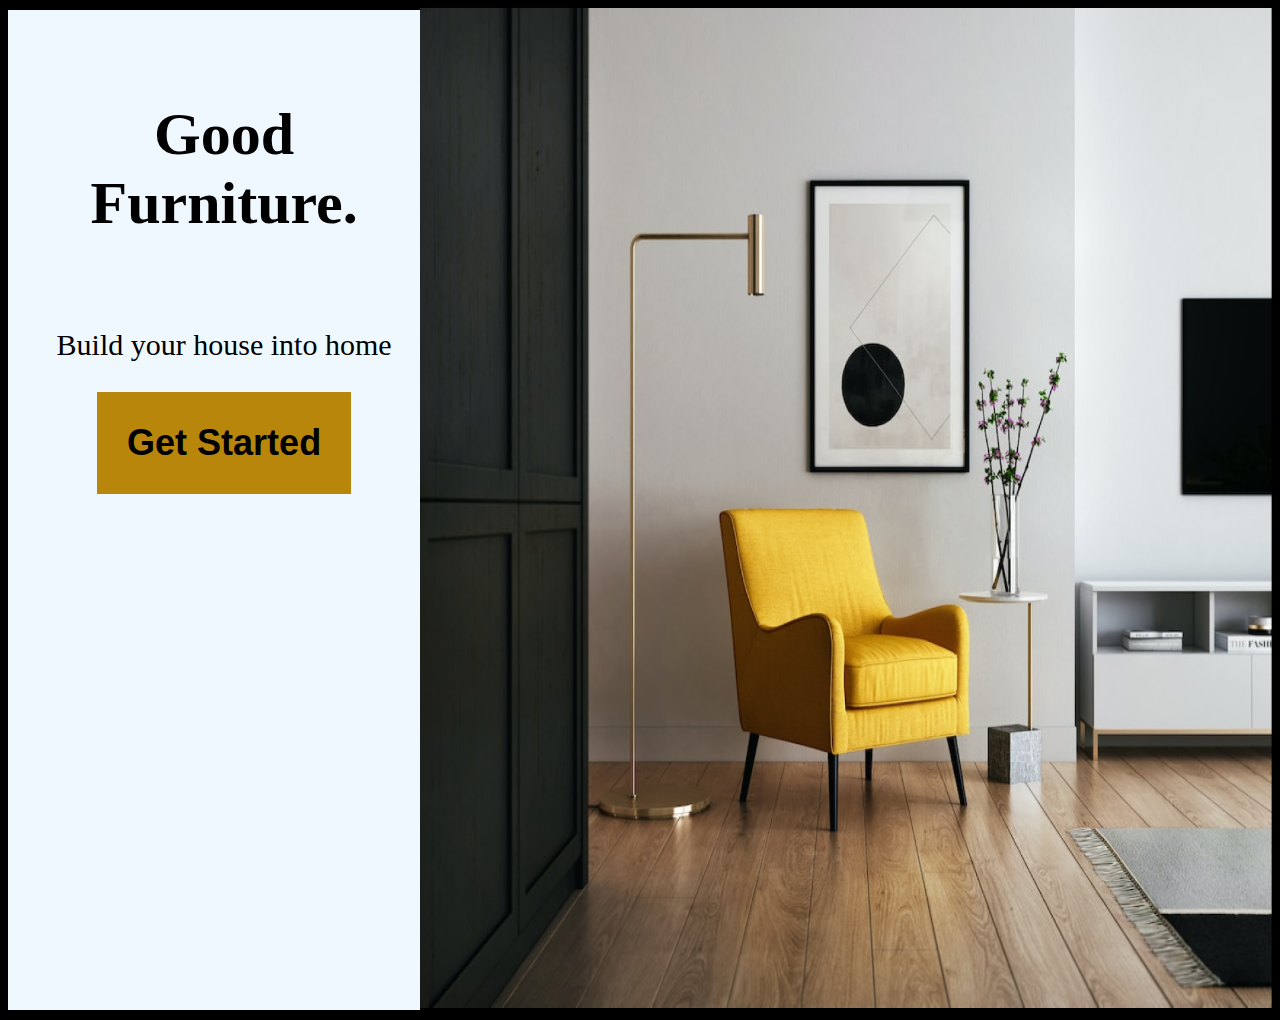
<file: index.html>
<!DOCTYPE html>
<html lang="en">
<head>
    <meta charset="UTF-8">
    <meta http-equiv="X-UA-Compatible" content="IE=edge">
    <meta name="viewport" content="width=device-width, initial-scale=1.0">
    <title>Good Furniture</title>
    <link rel="stylesheet" href="style.css">
</head>
<body>
    <div class="container">
      <div class="text">
        <h1>Good Furniture.</h1>
        <p>Build your house into home</p>
        <a href="seond.html"><button type="button" class="button">Get Started</button></a>
      </div>
      <div class="image">
        <img src="image 1.png">
      </div>
    </div>
</body>
</html>
</file>
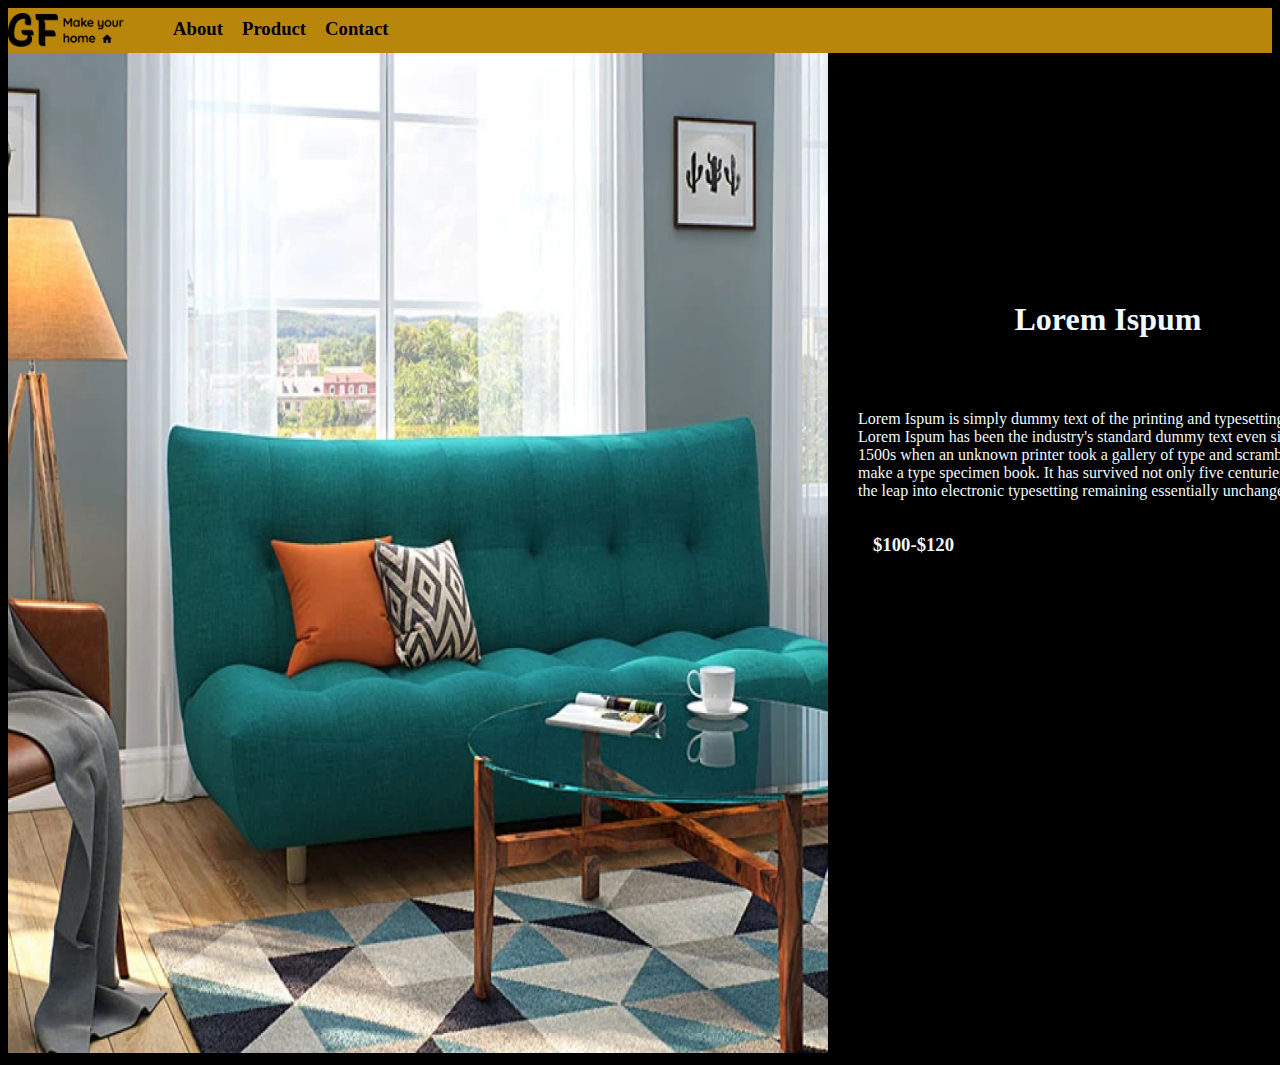
<file: seond.html>
<!DOCTYPE html>
<html lang="en">
<head>
    <meta charset="UTF-8">
    <meta http-equiv="X-UA-Compatible" content="IE=edge">
    <meta name="viewport" content="width=device-width, initial-scale=1.0">
    <title>Good Furniture</title>
    <link rel="stylesheet" href="style.css">
</head>
<body>
    <header>
        <img class="logo" src="Logo.png" alt="logo">
        <div class="top">
            <h3>About</h3>
            <h3>Product</h3>
            <h3>Contact</h3>
        </div>
    </header>
    <main>
        <div class="page2-img">
            <img class="img2" src="image 2.png" alt="">
        </div>
        <div class="paragraph">
            <h1>Lorem Ispum</h1>
            <p>
                Lorem Ispum is simply dummy text of the printing and typesetting industry Lorem Ispum has been the industry's standard dummy text even sine the 1500s when an unknown printer took a gallery of type and scrambelled it to make a type specimen book. It has survived not only five centuries but also the leap into electronic typesetting remaining essentially unchanged.
            </p>
            <br>
            <h3>$100-$120</h3>
        </div>
    </main>
</body>
</html>
</file>
<file: style.css>
body {
    background-color: black;
}

header {
    background-color: darkgoldenrod;
    width: 100%;
    height: 40px;
    padding-top: 5px;
}

.container {
    display: flex;
    align-items: center;
    justify-content: center
  }
  
img {
    max-width: 100%;
    height: 1000px;
  }

h3{
    display: inline-block;
    text-align: center;
    margin-top: 0px;
    margin-left: 15px;
}

.top{
    display: inline;
    position: relative;
    height: 20px;
    margin: 0;
    padding: 0;
    bottom: 12px;
    left: 30px;
}

.logo{
  height: 34px;
}

.img2{
    width: 820px;
}

.page2-img{
  display: inline-block;
  width: 820px;
}

button {
    background-color: darkgoldenrod;
    border-style: none;
    font-weight: bold;
    padding: 30px;
    font-size: larger;
}

.text {
    font-size: 30px;
    padding-left: 20px;
    background-color: aliceblue;
    min-height: 1000px;
    padding: 50;
    text-align: center;
  }

h1 {
    padding: 50px;
    text-align: center;
}

.paragraph{
  display: inline-block;
  color: aliceblue;
  width: 500px;
  position: absolute;
  top: 200px;
  margin: 30px;
}
</file>
